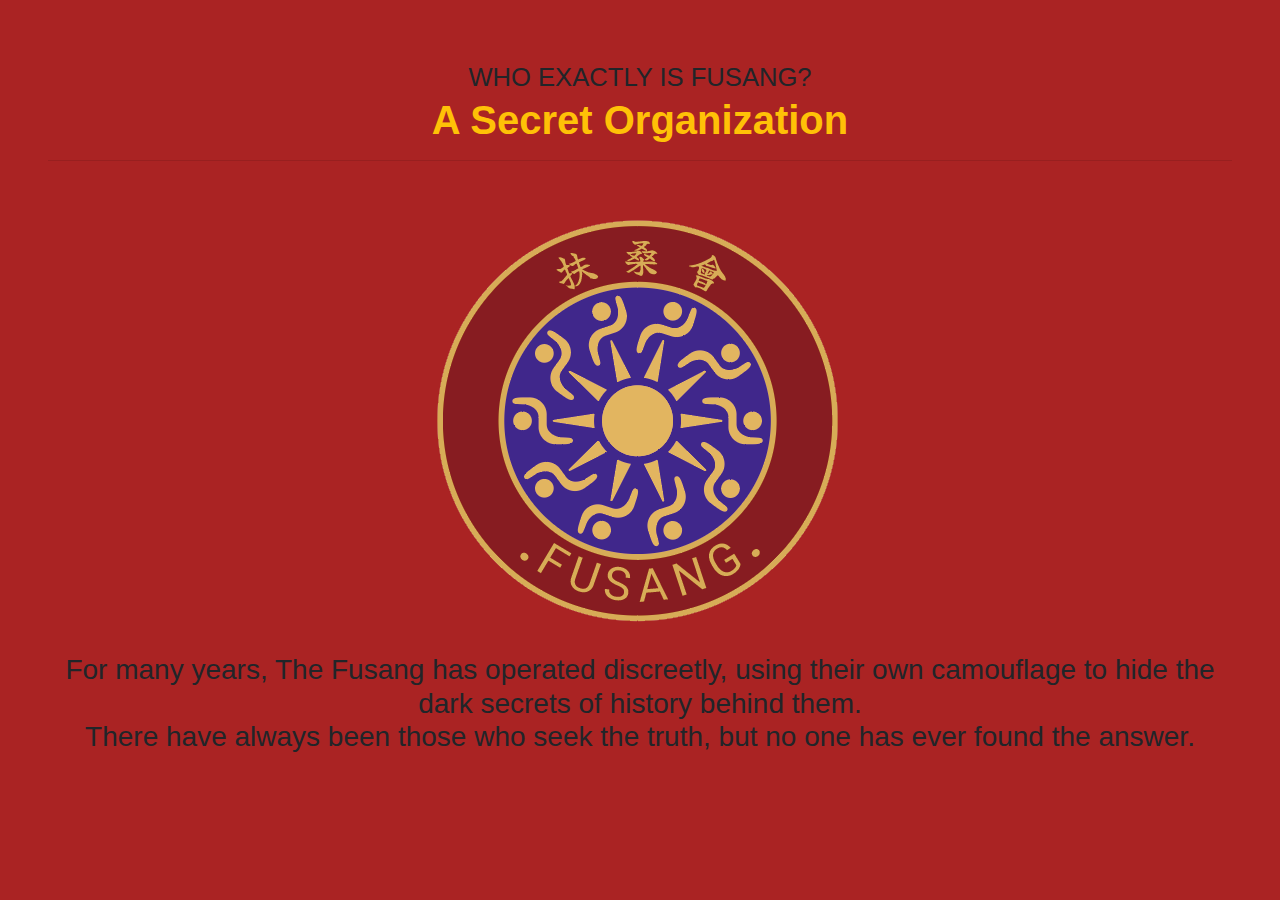
<file: page01.html>
<!DOCTYPE html>
<html lang="zh-Tw">
<!-- Mirrored from 671bbaac74664d5829b723b8--timely-jelly-cf554d.netlify.app/page01 by HTTrack Website Copier/3.x [XR&CO'2014], Wed, 30 Oct 2024 07:04:10 GMT -->
<!-- Added by HTTrack --><meta http-equiv="content-type" content="text/html;charset=UTF-8" /><!-- /Added by HTTrack -->
<head>
<meta http-equiv="content-type" content="text/html; charset=UTF-8">
  <meta charset="UTF-8">
  <meta name="viewport" content="width=device-width, initial-scale=1.0">
  <meta name="description" content="WHO EXACTLY IS FUSANG?">
  <meta name="keywords" content="Fusang,archaeology,Ancient civilization,occult,The Sun Empire">
  <meta name="breakpoints" content="1000,499,770">

  <link rel="stylesheet" href="bootstrap.min.css">
  <link rel="stylesheet" href="jquery.dataTables.css">
  <link rel="icon" href="icon.png" type="image/png" sizes="16x16">
  
   
 
  <title>WHO EXACTLY IS FUSANG?</title>
</head>
<body class="containr text-center m-5">
  <h1><small><small>WHO EXACTLY IS FUSANG?</small></small><br><strong class="text-warning">A Secret Organization</strong></h1>
  <hr>

  <img src="img1-1.png" width="" alt="1-1"><br>
<div class="row">
  <div class="col-12 text-center">
  <h3>
    For many years, The Fusang has operated discreetly, using their own camouflage to hide the dark secrets of history behind them.<br>
    There have always been those who seek the truth, but no one has ever found the answer.<br>
  </h3></div>
</div>

</a></body>
<!-- Mirrored from 671bbaac74664d5829b723b8--timely-jelly-cf554d.netlify.app/page01 by HTTrack Website Copier/3.x [XR&CO'2014], Wed, 30 Oct 2024 07:04:10 GMT -->
</html>
</file>
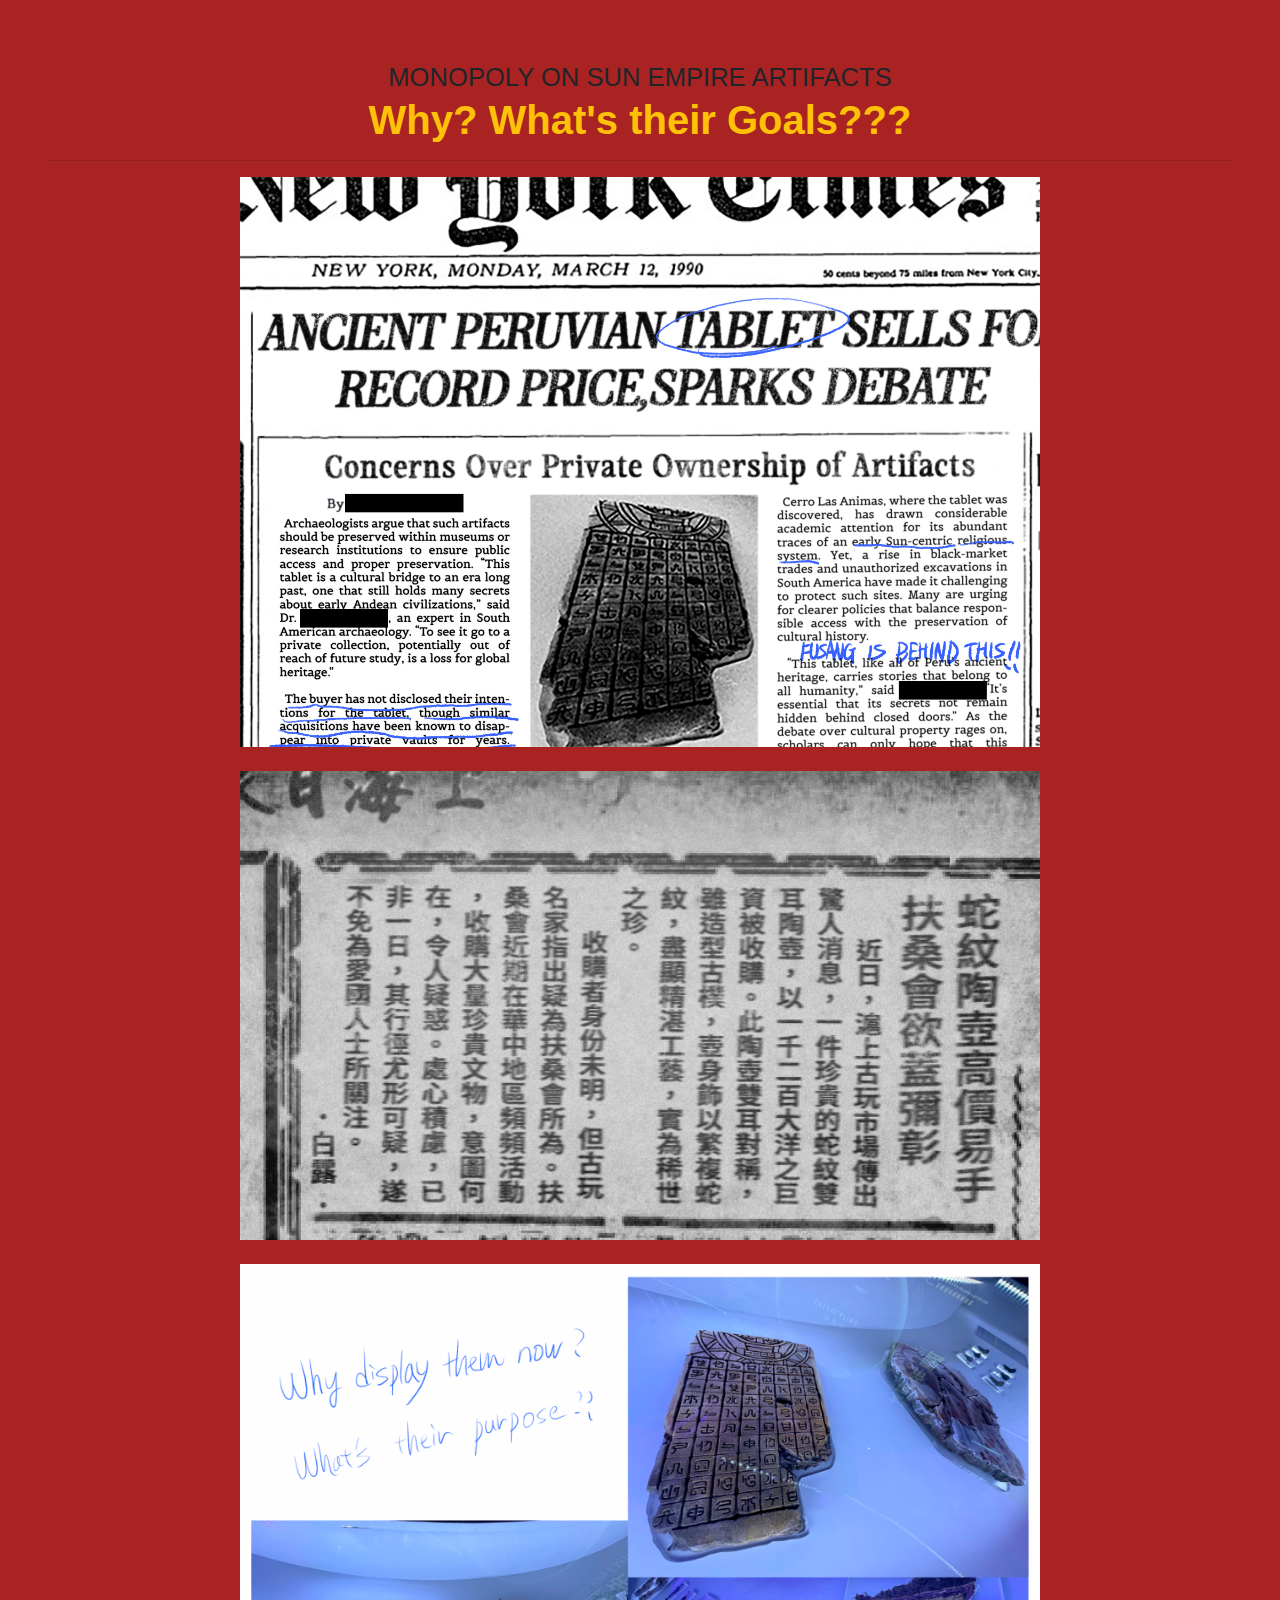
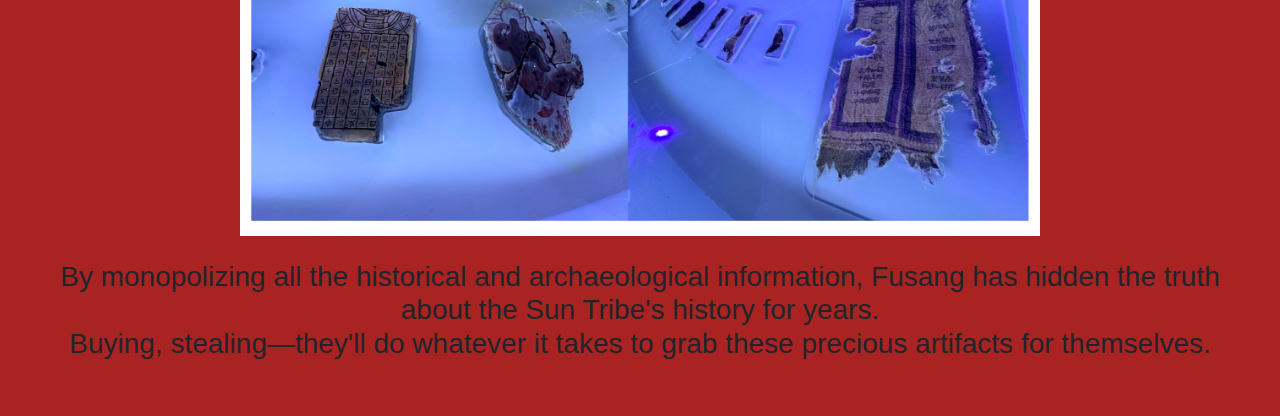
<file: page02.html>
<!DOCTYPE html>
<html lang="zh-Tw">
<!-- Mirrored from 671bbaac74664d5829b723b8--timely-jelly-cf554d.netlify.app/page02 by HTTrack Website Copier/3.x [XR&CO'2014], Wed, 30 Oct 2024 07:04:10 GMT -->
<!-- Added by HTTrack --><meta http-equiv="content-type" content="text/html;charset=UTF-8" /><!-- /Added by HTTrack -->
<head>
<meta http-equiv="content-type" content="text/html; charset=UTF-8">
  <meta charset="UTF-8">
  <meta name="viewport" content="width=device-width, initial-scale=1.0">
  <meta name="description" content="MONOPOLY ON SUN EMPIRE ARTIFACTS">
  <meta name="keywords" content="Fusang,archaeology,Ancient civilization,occult,The Sun Empire">
  <meta name="breakpoints" content="1000,499,770">

  <link rel="stylesheet" href="bootstrap.min.css">
  <link rel="stylesheet" href="jquery.dataTables.css">
  <link rel="icon" href="icon.png" type="image/png" sizes="16x16">
  
 
  <title>MONOPOLY ON SUN EMPIRE ARTIFACTS</title>
</head>
<body class="containr text-center m-5">
  <h1><small><small>MONOPOLY ON SUN EMPIRE ARTIFACTS</small></small><br><strong class="text-warning">Why? What's their Goals???</strong></h1>
  <hr>

  <img src="img2-1.jpg" width="800px" alt="2-1"><br><br>
  <img src="img2-2.png" width="800px" alt="2-2"><br><br>
  <img src="img2-3.png" width="800px" alt="2-2"><br><br>
<div class="row">
  <div class="col-12 text-center">
  <h3>
    By monopolizing all the historical and archaeological information, Fusang has hidden the truth about the Sun Tribe's history for years. <br>
    Buying, stealing—they'll do whatever it takes to grab these precious artifacts for themselves.
  </h3></div>
</div>
</a></body>
<!-- Mirrored from 671bbaac74664d5829b723b8--timely-jelly-cf554d.netlify.app/page02 by HTTrack Website Copier/3.x [XR&CO'2014], Wed, 30 Oct 2024 07:04:11 GMT -->
</html>
</file>
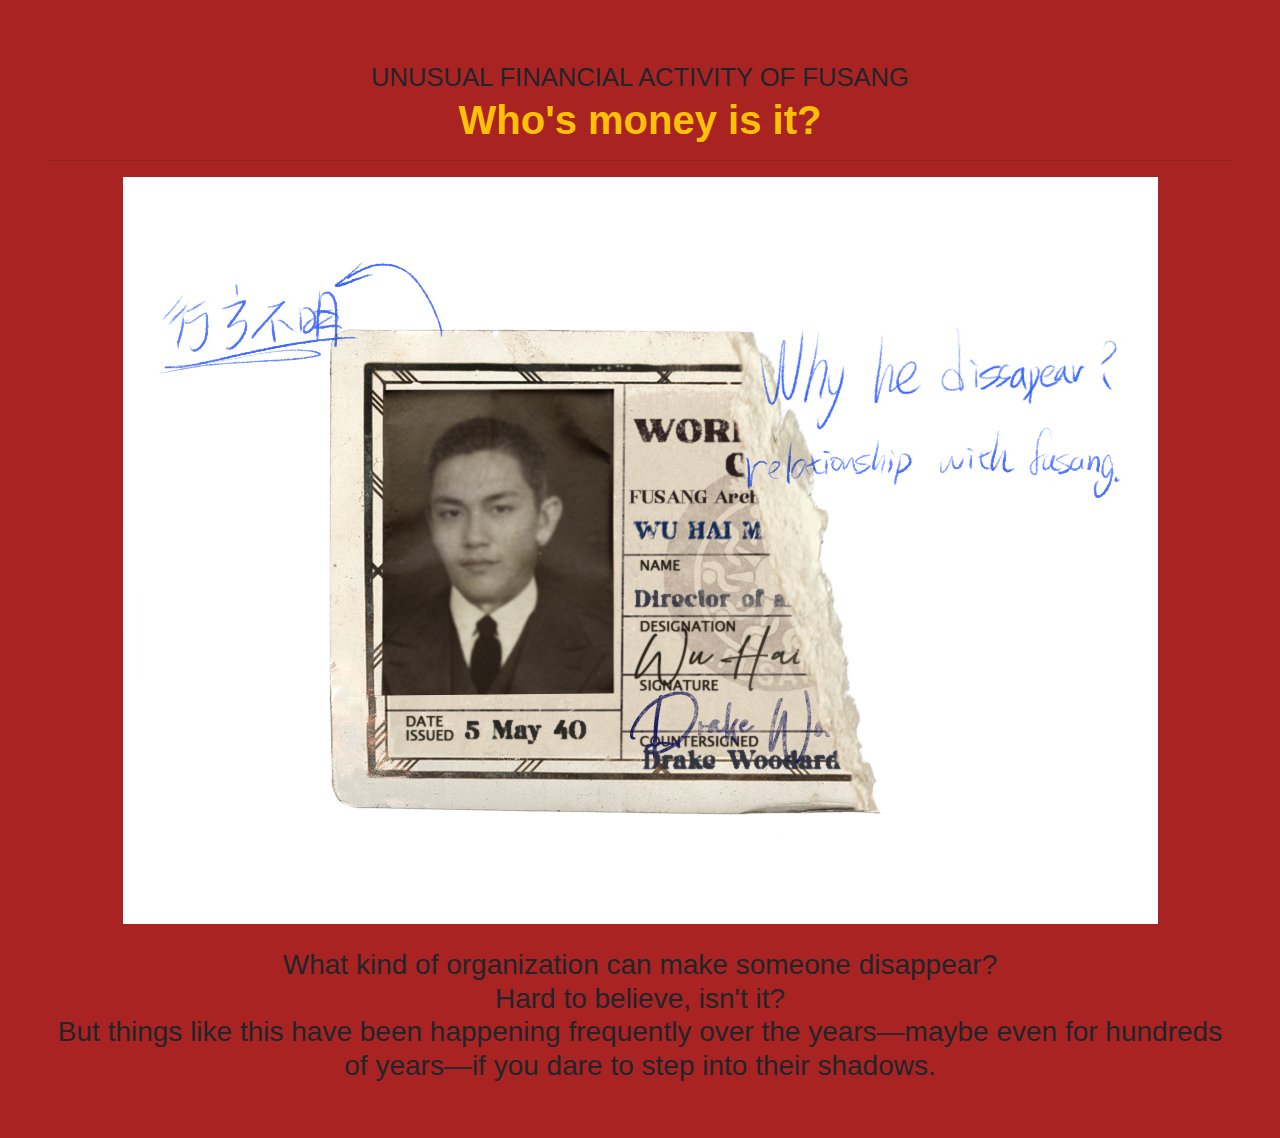
<file: page04.html>
<!DOCTYPE html>
<html lang="zh-Tw">
<!-- Mirrored from 671bbaac74664d5829b723b8--timely-jelly-cf554d.netlify.app/page04 by HTTrack Website Copier/3.x [XR&CO'2014], Wed, 30 Oct 2024 07:04:15 GMT -->
<!-- Added by HTTrack --><meta http-equiv="content-type" content="text/html;charset=UTF-8" /><!-- /Added by HTTrack -->
<head>
<meta http-equiv="content-type" content="text/html; charset=UTF-8">
  <meta charset="UTF-8">
  <meta name="viewport" content="width=device-width, initial-scale=1.0">
  <meta name="description" content="UNUSUAL FINANCIAL ACTIVITY OF FUSANG">
  <meta name="keywords" content="Fusang,archaeology,Ancient civilization,occult,The Sun Empire">
  <meta name="breakpoints" content="1000,499,770">

  <link rel="stylesheet" href="bootstrap.min.css">
  <link rel="stylesheet" href="jquery.dataTables.css">
  <link rel="icon" href="icon.png" type="image/png" sizes="16x16">
   
  <title>UNUSUAL FINANCIAL ACTIVITY OF FUSANG</title>
</head>
<body class="containr text-center m-5">
  <h1><small><small>UNUSUAL FINANCIAL ACTIVITY OF FUSANG</small></small><br><strong class="text-warning">Who's money is it?</strong></h1>
  <hr>

  <img src="img4-1.jpg" width="" alt="4-1"><br><br>
<div class="row">
  <div class="col-12 text-center">
  <h3>
    What kind of organization can make someone disappear? <br>
    Hard to believe, isn't it? <br>
    But things like this have been happening frequently over the years—maybe even for hundreds of years—if you dare to step into their shadows.
  </h3></div>
</div>

</a></body>
<!-- Mirrored from 671bbaac74664d5829b723b8--timely-jelly-cf554d.netlify.app/page04 by HTTrack Website Copier/3.x [XR&CO'2014], Wed, 30 Oct 2024 07:04:15 GMT -->
</html>
</file>
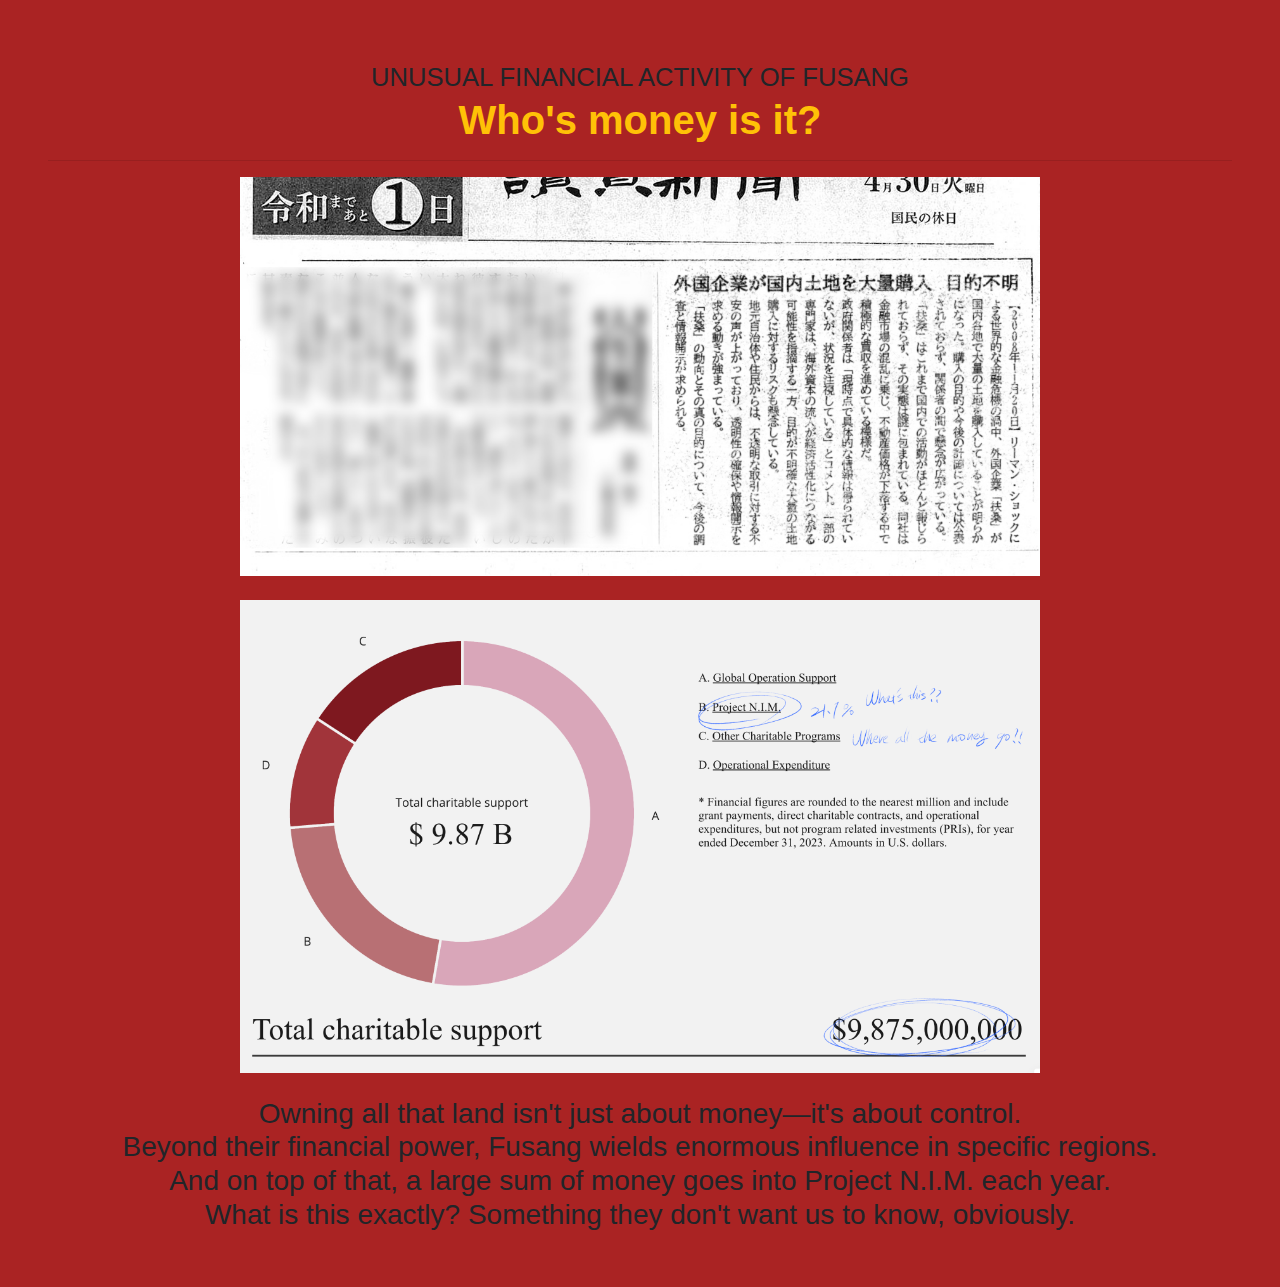
<file: page05.html>
<!DOCTYPE html>
<html lang="zh-Tw">
<!-- Mirrored from 671bbaac74664d5829b723b8--timely-jelly-cf554d.netlify.app/page05 by HTTrack Website Copier/3.x [XR&CO'2014], Wed, 30 Oct 2024 07:04:15 GMT -->
<!-- Added by HTTrack --><meta http-equiv="content-type" content="text/html;charset=UTF-8" /><!-- /Added by HTTrack -->
<head>
<meta http-equiv="content-type" content="text/html; charset=UTF-8">
  <meta charset="UTF-8">
  <meta name="viewport" content="width=device-width, initial-scale=1.0">
  <meta name="description" content="UNUSUAL FINANCIAL ACTIVITY OF FUSANG">
  <meta name="keywords" content="Fusang,archaeology,Ancient civilization,occult,The Sun Empire">
  <meta name="breakpoints" content="1000,499,770">

  <link rel="stylesheet" href="bootstrap.min.css">
  <link rel="stylesheet" href="jquery.dataTables.css">
  <link rel="icon" href="icon.png" type="image/png" sizes="16x16">
   
  <title>UNUSUAL FINANCIAL ACTIVITY OF FUSANG</title>
</head>
<body class="containr text-center m-5">
  <h1><small><small>UNUSUAL FINANCIAL ACTIVITY OF FUSANG</small></small><br><strong class="text-warning">Who's money is it?</strong></h1>
  <hr>

  <img src="img5-1.jpg" width="800" alt="5-1"><br><br>
  <img src="img5-2.png" width="800" alt="5-1"><br><br>

<div class="row">
  <!-- <div class="col-0 col-md-1 col-lg-2"></div> -->
  <div class="col-12 text-center">
  <h3>
    Owning all that land isn't just about money—it's about control. <br>
    Beyond their financial power, Fusang wields enormous influence in specific regions. <br>
    And on top of that, a large sum of money goes into Project N.I.M. each year. <br>
    What is this exactly? Something they don't want us to know, obviously.
  </h3></div>
</div>

</a></body>
<!-- Mirrored from 671bbaac74664d5829b723b8--timely-jelly-cf554d.netlify.app/page05 by HTTrack Website Copier/3.x [XR&CO'2014], Wed, 30 Oct 2024 07:04:16 GMT -->
</html>
</file>
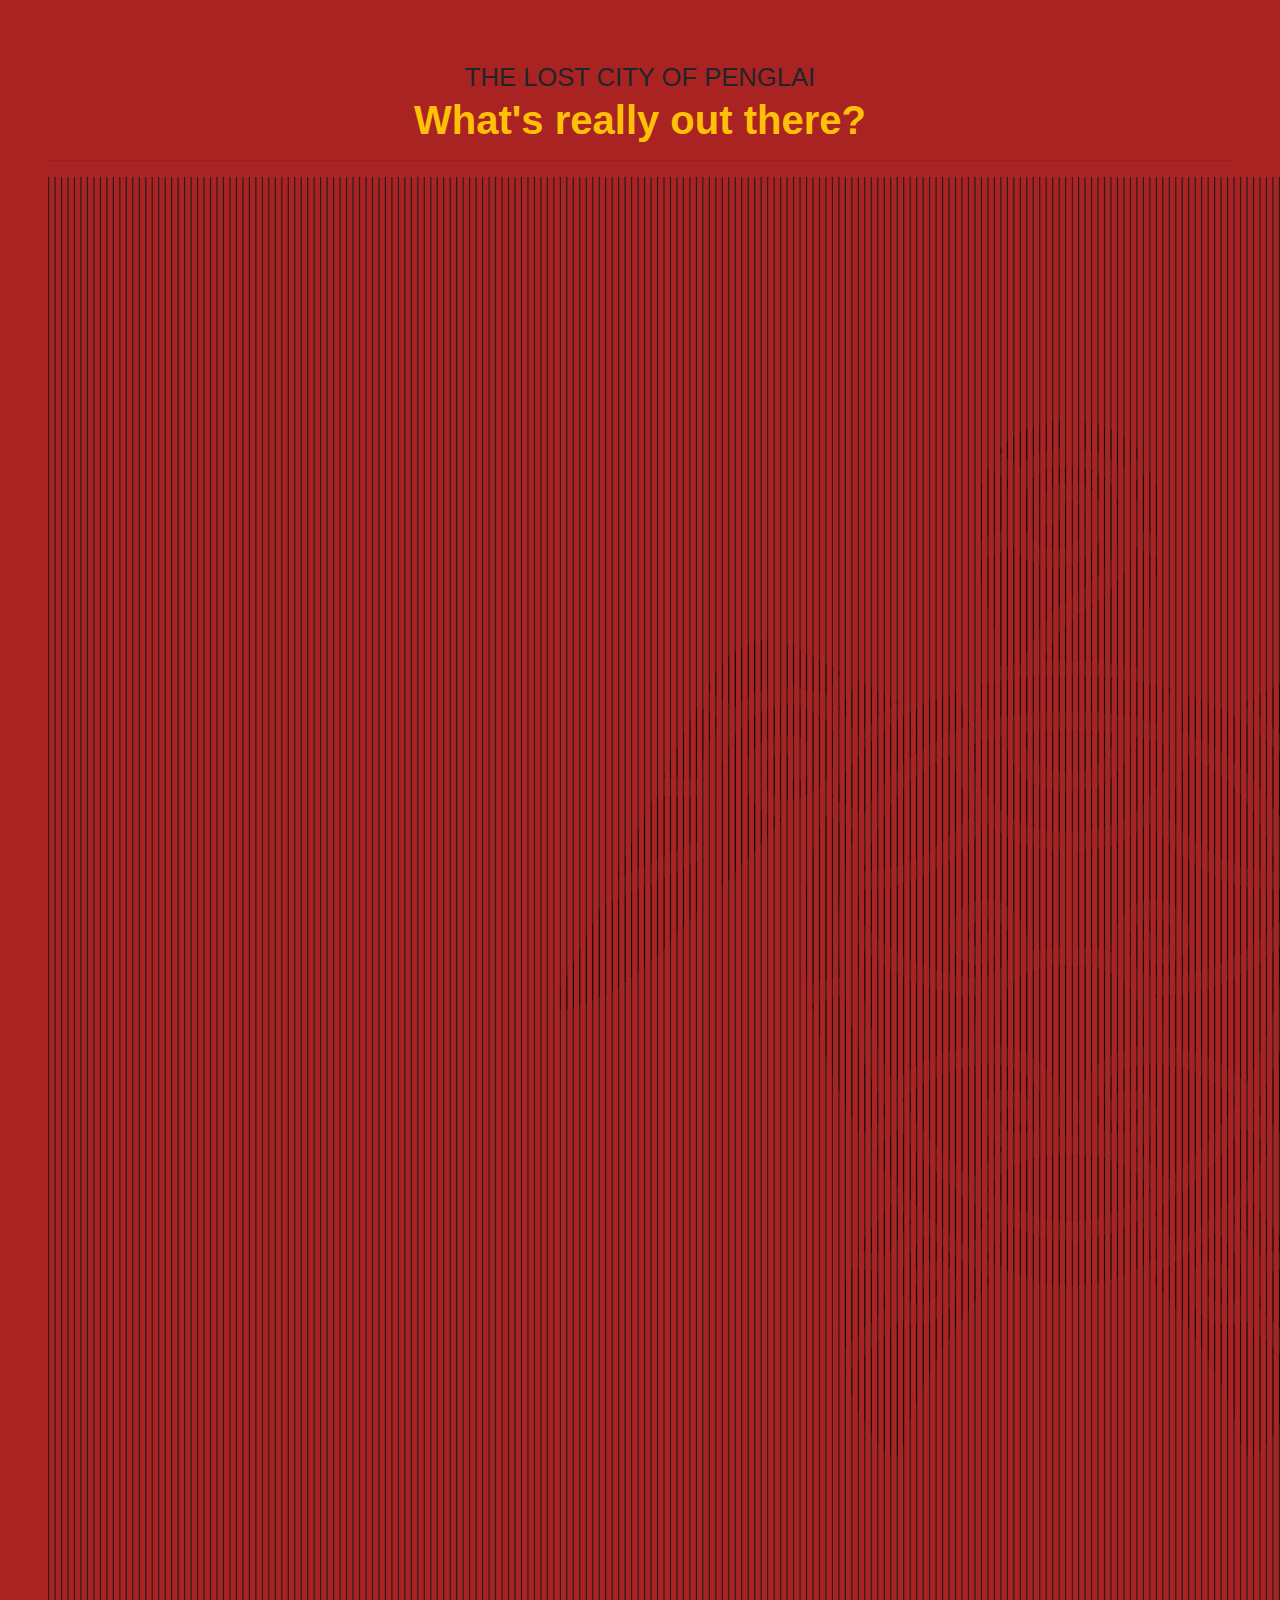
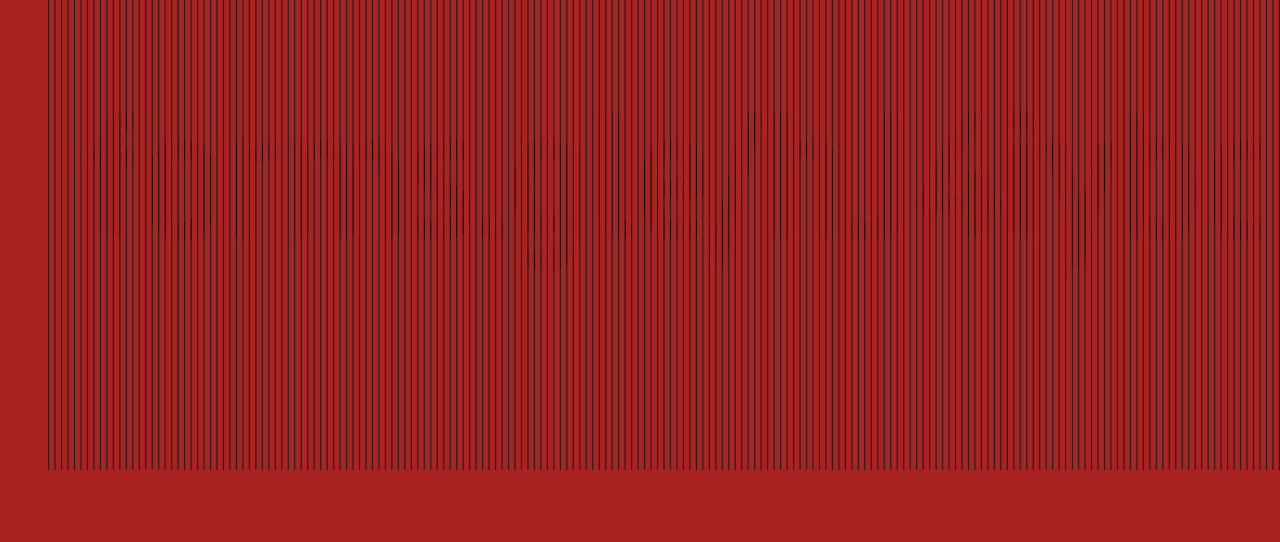
<file: page06.html>
<!DOCTYPE html>
<html lang="zh-Tw">
<!-- Mirrored from 671bbaac74664d5829b723b8--timely-jelly-cf554d.netlify.app/page06 by HTTrack Website Copier/3.x [XR&CO'2014], Wed, 30 Oct 2024 07:04:16 GMT -->
<!-- Added by HTTrack --><meta http-equiv="content-type" content="text/html;charset=UTF-8" /><!-- /Added by HTTrack -->
<head>
<meta http-equiv="content-type" content="text/html; charset=UTF-8">
  <meta charset="UTF-8">
  <meta name="viewport" content="width=device-width, initial-scale=1.0">
  <meta name="description" content="THE LOST CITY OF PENGLAI">
  <meta name="keywords" content="Fusang,archaeology,Ancient civilization,occult,The Sun Empire">
  <meta name="breakpoints" content="1000,499,770">

  <link rel="stylesheet" href="bootstrap.min.css">
  <link rel="stylesheet" href="jquery.dataTables.css">
  <link rel="icon" href="icon.png" type="image/png" sizes="16x16">
   
  <title>THE LOST CITY OF PENGLAI</title>
</head>
<body class="containr text-center m-5">
  <h1><small><small>THE LOST CITY OF PENGLAI</small></small><br><strong class="text-warning">What's really out there?</strong></h1>
  <hr>

  <img src="img6-1.jpg" width="" alt="6-1"><br><br>
<div class="row">
  <!-- <div class="col-0 col-md-1 col-lg-2"></div> -->

</div>

</a></body>
<!-- Mirrored from 671bbaac74664d5829b723b8--timely-jelly-cf554d.netlify.app/page06 by HTTrack Website Copier/3.x [XR&CO'2014], Wed, 30 Oct 2024 07:04:16 GMT -->
</html>
</file>
